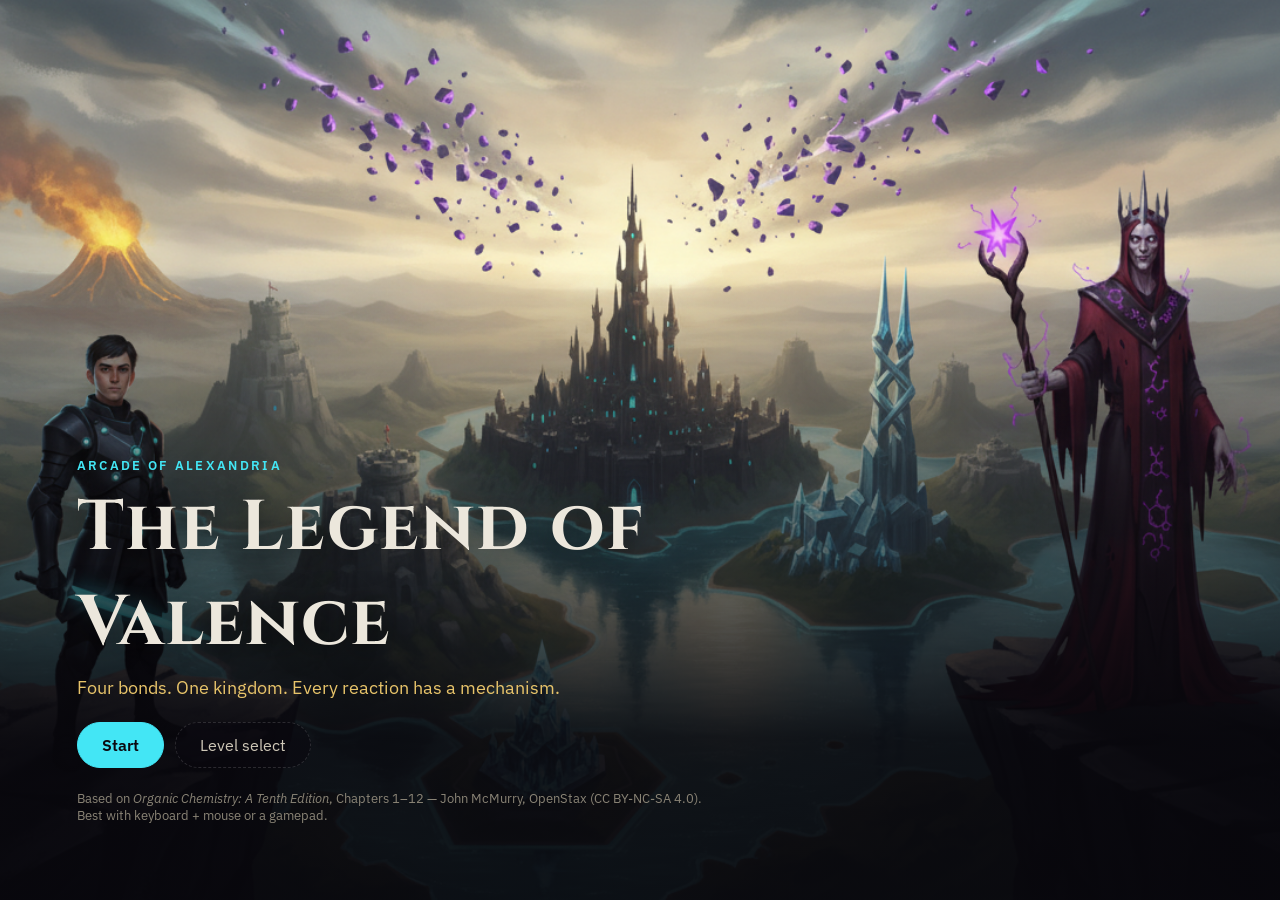
<file: docs/index.html>
<!DOCTYPE html>
<html lang="en">
  <head>
    <meta charset="UTF-8" />
    <link rel="icon" href="data:," />
    <meta name="viewport" content="width=device-width, initial-scale=1.0, maximum-scale=1, user-scalable=no, viewport-fit=cover" />
    <meta name="mobile-web-app-capable" content="yes" />
    <meta name="apple-mobile-web-app-capable" content="yes" />
    <title>The Legend of Valence</title>
    <link rel="preconnect" href="https://fonts.googleapis.com" />
    <link rel="preconnect" href="https://fonts.gstatic.com" crossorigin />
    <link href="https://fonts.googleapis.com/css2?family=Cinzel:wght@600;700&family=IBM+Plex+Sans:wght@400;500;600&display=swap" rel="stylesheet" />
    <script type="module" crossorigin src="./assets/index-230AKzjA.js"></script>
    <link rel="stylesheet" crossorigin href="./assets/index-DXtK_j8g.css">
  </head>
  <body>
    <div id="root"></div>
  </body>
</html>
</file>
<file: docs/assets/index-DXtK_j8g.css>
:root{--ink: #ece7dc;--soft: #c2bcae;--muted: #8a8476;--line: rgba(255,255,255,.14);--panel: rgba(16,13,22,.9);--cyan: #43e6f5;--violet: #a06bff;--crimson: #c0394b;--gold: #e8c46a;--green: #6fe39a;--display: "Cinzel", Georgia, serif;--body: "IBM Plex Sans", system-ui, sans-serif}*{box-sizing:border-box}html,body,#root{margin:0;height:100%;background:#07060b;color:var(--ink);font-family:var(--body);overflow:hidden}button{font:inherit}.app,.screen{position:fixed;top:0;right:0;bottom:0;left:0}.screen canvas{display:block}.title{position:fixed;top:0;right:0;bottom:0;left:0;background-size:cover;background-position:center;display:flex;align-items:flex-end}.title-shade{position:absolute;top:0;right:0;bottom:0;left:0;background:linear-gradient(180deg,#07060b00 30%,#07060beb 82%)}.title-inner{position:relative;padding:0 6vw 7vh;max-width:900px}.eyebrow{letter-spacing:.18em;text-transform:uppercase;color:var(--cyan);font-size:.8rem;margin:0 0 .4rem;font-weight:600}.title h1{font-family:var(--display);font-size:clamp(2.2rem,6vw,4.4rem);margin:0;letter-spacing:.02em;text-shadow:0 4px 30px rgba(0,0,0,.6)}.tag{color:var(--gold);font-size:1.1rem;margin:.4rem 0 1.4rem}.title-buttons{display:flex;gap:.7rem;flex-wrap:wrap}.title-buttons button,.pbox button{background:#14111cd9;color:var(--ink);border:1px solid var(--line);padding:.75rem 1.5rem;border-radius:999px;cursor:pointer;font-size:1rem}.title-buttons button.primary{background:var(--cyan);color:#0b0a10;border-color:var(--cyan);font-weight:600}.title-buttons button.ghost{background:#0a08108c;border-style:dashed;color:#cfc8b8}.title-buttons button:hover,.pbox button:hover{filter:brightness(1.15)}.credit{color:var(--muted);font-size:.8rem;margin-top:1.4rem;max-width:640px}.caption{position:fixed;left:0;right:0;bottom:6vh;display:flex;justify-content:center;pointer-events:none}.capbox{max-width:760px;margin:0 16px;background:#0a0810d1;border:1px solid var(--line);border-radius:12px;padding:1rem 1.3rem;font-size:1.08rem;line-height:1.55;box-shadow:0 20px 50px #00000080}.capnext{font-size:.75rem;color:var(--muted);text-align:right;margin-top:.4rem}.skip{position:fixed;top:16px;right:16px;background:#0a0810b3;color:var(--soft);border:1px solid var(--line);border-radius:999px;padding:.45rem 1rem;cursor:pointer}.hud{position:fixed;top:0;right:0;bottom:0;left:0;pointer-events:none}.hud button{pointer-events:auto}.hud-tl{position:absolute;top:14px;left:16px;display:flex;flex-direction:column;gap:8px}.hearts{display:flex;gap:3px;font-size:1.6rem;line-height:1;text-shadow:0 2px 4px rgba(0,0,0,.7)}.heart.full{color:#ff4a5e}.heart.half{color:#ff4a5e;opacity:.55}.heart.empty{color:#3a3040}.sockets{display:flex;gap:6px}.sock{width:26px;height:26px;border-radius:50%;border:2px solid var(--cyan);box-shadow:0 0 10px #43e6f580;display:flex;align-items:center;justify-content:center;font-size:.75rem;font-weight:700;background:#0a0a1099}.stance{background:#0a0810bf;border:1px solid var(--cyan);color:var(--cyan);border-radius:999px;padding:.2rem .7rem;font-size:.82rem;width:fit-content}.stance.st-sp2{border-color:var(--gold);color:var(--gold)}.stance.st-sp{border-color:var(--violet);color:#c9a6ff}.key{display:inline-block;border:1px solid currentColor;border-radius:4px;padding:0 .3rem;font-size:.72rem;margin-left:.25rem;opacity:.85}.hud-tr{position:absolute;top:14px;right:16px;display:flex;flex-direction:column;align-items:flex-end;gap:8px;max-width:46vw}.objective{background:#0a0810bf;border-left:3px solid var(--gold);padding:.45rem .8rem;border-radius:6px;font-size:.9rem}.hud-buttons{display:flex;gap:6px}.hud-buttons button{background:#0a0810b3;color:var(--soft);border:1px solid var(--line);border-radius:999px;padding:.25rem .7rem;font-size:.78rem;cursor:pointer}.shards{color:var(--gold);font-size:.85rem}.prompt{position:absolute;left:50%;bottom:22vh;transform:translate(-50%);background:#0a0810cc;border:1px solid var(--line);padding:.45rem 1rem;border-radius:999px;font-size:.95rem}.locktip{position:absolute;left:50%;bottom:14px;transform:translate(-50%);color:var(--soft);font-size:.8rem;background:#0a081099;padding:.3rem .8rem;border-radius:999px}.toast{position:absolute;left:50%;top:16vh;transform:translate(-50%);max-width:min(620px,90vw);background:#0a0810e6;border:1px solid var(--line);border-left:4px solid var(--cyan);padding:.7rem 1rem;border-radius:8px;font-size:.98rem;text-align:center;animation:pop .25s ease-out}.toast.warn{border-left-color:var(--gold)}.toast.good{border-left-color:var(--green)}@keyframes pop{0%{transform:translate(-50%,-6px);opacity:0}to{transform:translate(-50%);opacity:1}}.bossbar{position:absolute;left:50%;bottom:54px;transform:translate(-50%);width:min(560px,80vw);text-align:center}.bossname{font-family:var(--display);font-size:1rem;margin-bottom:4px;text-shadow:0 2px 6px #000}.bossbar .bar{height:10px;background:#2a1e3a;border:1px solid #5a4a7a;border-radius:6px;overflow:hidden}.bossbar .bar div{height:100%;background:linear-gradient(90deg,#a06bff,#ff6a8a);transition:width .3s}.help{position:absolute;left:50%;top:50%;transform:translate(-50%,-50%);background:var(--panel);border:1px solid var(--line);border-radius:12px;padding:1rem 1.4rem;pointer-events:auto;cursor:pointer}.help h3{margin:0 0 .5rem;font-family:var(--display)}.help td{padding:.2rem .8rem .2rem 0;font-size:.9rem}.help td:first-child{color:var(--cyan)}.small{font-size:.8rem;color:var(--muted)}.dialogue{position:fixed;left:0;right:0;bottom:3vh;display:flex;justify-content:center;align-items:flex-end;gap:10px;padding:0 16px;cursor:pointer;z-index:20}.portrait{width:120px;height:150px;object-fit:cover;object-position:center 30%;border-radius:10px;border:2px solid var(--line);box-shadow:0 10px 30px #0009;background:#0b0a10}.dbox{width:min(720px,calc(100vw - 170px));min-height:150px;background:linear-gradient(180deg,#14183cf0,#0a0c22f5);border:2px solid #c8d0ff;border-radius:10px;padding:.8rem 1.1rem;box-shadow:0 14px 40px #0009;display:flex;flex-direction:column}.who{font-family:var(--display);color:var(--gold);font-size:.95rem;margin-bottom:.3rem}.dtext{font-size:1.05rem;line-height:1.5;flex:1}.dctl{text-align:right}.dctl button{background:none;border:1px solid #c8d0ff;color:#fff;border-radius:6px;padding:.2rem .7rem;cursor:pointer;font-size:.85rem}@media (max-width: 640px){.portrait{width:70px;height:90px}.dbox{width:calc(100vw - 100px);min-height:130px}.dtext{font-size:.95rem}}.panel-wrap{position:fixed;top:0;right:0;bottom:0;left:0;background:#0403088c;display:flex;align-items:center;justify-content:center;z-index:15;padding:16px}.panel{position:relative;width:min(640px,100%);max-height:92vh;overflow:auto;background:linear-gradient(180deg,#17141f,#0f0d16);border:1px solid #3a3346;border-radius:14px;padding:1.1rem 1.3rem 1.3rem;box-shadow:0 24px 60px #0009}.panel h2{font-family:var(--display);margin:0 0 .4rem;color:var(--gold)}.pclose{position:absolute;top:10px;right:12px;background:none;border:none;color:var(--muted);font-size:1.2rem;cursor:pointer}.ins{color:var(--soft);line-height:1.5;margin:0 0 .8rem}.cite{color:var(--cyan);font-size:.8rem;border:1px solid rgba(67,230,245,.4);border-radius:4px;padding:0 .3rem;margin-left:.3rem;white-space:nowrap}.go{margin-top:.8rem;background:var(--cyan);color:#0b0a10;border:none;border-radius:999px;padding:.6rem 1.3rem;font-weight:600;cursor:pointer}.fb{margin-top:.7rem;padding:.6rem .8rem;border-radius:8px;line-height:1.45}.fb.ok{background:#6fe39a1f;border:1px solid rgba(111,227,154,.5)}.fb.bad{background:#e8c46a1a;border:1px solid rgba(232,196,106,.5)}.forge{display:flex;gap:1.2rem;align-items:center;flex-wrap:wrap}.atomsvg{width:200px;height:200px;background:#0b0a12;border-radius:50%;border:1px solid #2d2a3a}.row{display:flex;align-items:center;gap:.5rem;margin:.35rem 0}.row .lbl{width:84px;font-weight:600}.row button{width:34px;height:34px;border-radius:8px;border:1px solid #3a3346;background:#1d1a26;color:var(--ink);font-size:1.1rem;cursor:pointer}.num{width:30px;text-align:center;font-size:1.15rem}.readout{margin-top:.6rem;color:var(--soft);font-size:.92rem}.shells{display:flex;flex-direction:column;gap:10px;margin:.4rem 0}.orbrow{display:flex;align-items:center;gap:10px}.oid{width:34px;font-weight:700;color:var(--cyan)}.lamp{width:58px;height:46px;border-radius:8px;border:2px solid #4a4458;background:#1a1722;color:#ffe6a0;font-size:1.4rem;display:flex;align-items:center;justify-content:center;gap:6px;cursor:pointer}.lamp.lit{background:#3a3020;border-color:#e8c46a;box-shadow:0 0 14px #e8c46a66}.molsvg{width:100%;max-height:220px;background:#0b0a12;border-radius:10px;border:1px solid #2d2a3a}.bnd{stroke:#cfcabd;stroke-width:4;stroke-linecap:round}.hl{font:700 11px var(--body);fill:#222}.al{font:700 15px var(--body);fill:#fff}.cnt{font:600 11px var(--body);fill:#c2bcae}.hl2{font:700 10px var(--body);fill:#fff}.axis{font:10px var(--body);fill:#8a8476}.mname{color:var(--muted);font-size:.8rem;margin:.3rem 0 0}.slider{width:100%;margin-top:.6rem;accent-color:var(--cyan)}.h2pair{display:flex;align-items:center;justify-content:center;gap:0;margin-top:.4rem}.hatom{width:36px;height:36px;border-radius:50%;background:#f4f4f4;color:#222;display:flex;align-items:center;justify-content:center;font-weight:700}.h2pair .gap{height:2px;background:#43e6f5;display:inline-block}.propene{display:flex;gap:1rem;flex-wrap:wrap}.ccol{display:flex;flex-direction:column;gap:6px;background:#141220;border:1px solid #2d2a3a;border-radius:10px;padding:.6rem;min-width:120px}.clab{font-weight:700;font-size:1.1rem;text-align:center}.ccol button{border:1px solid #3a3346;background:#1d1a26;color:var(--ink);border-radius:8px;padding:.35rem;cursor:pointer}.ccol button.sel{background:var(--cyan);color:#0b0a10;border-color:var(--cyan)}.tag3d{background:#0a0810bf;color:var(--ink);border:1px solid var(--line);border-radius:6px;padding:2px 8px;font-size:12px;white-space:nowrap;pointer-events:none}.coretag{background:#0a0810d9;color:#fff;border:2px solid var(--cyan);border-radius:8px;padding:4px 10px;font-size:14px;white-space:nowrap;pointer-events:none;box-shadow:0 0 20px #43e6f580}.paint{color:#2a2620;font-family:var(--display);font-size:20px;pointer-events:none}.pause{position:fixed;top:0;right:0;bottom:0;left:0;background:#04030899;display:flex;align-items:center;justify-content:center;z-index:30}.pbox{background:var(--panel);border:1px solid var(--line);border-radius:14px;padding:1.4rem 2rem;display:flex;flex-direction:column;gap:.7rem;align-items:stretch;min-width:260px}.pbox h2{font-family:var(--display);margin:0 0 .4rem;text-align:center}.fade{position:fixed;top:0;right:0;bottom:0;left:0;background:#000;pointer-events:none;transition:opacity .45s;z-index:40}.flash{position:fixed;top:0;right:0;bottom:0;left:0;background:radial-gradient(circle at 50% 45%,#fff,#eafcff 55%,#c8f2ff);pointer-events:none;z-index:41}.credits{position:fixed;top:0;right:0;bottom:0;left:0;background:radial-gradient(800px 400px at 50% 20%,rgba(232,196,106,.15),transparent 60%),#07060b;display:flex;align-items:center;justify-content:center;padding:16px}.cbox{max-width:640px}.cbox h1{font-family:var(--display);color:var(--gold)}.cbox li{margin:.35rem 0;color:var(--soft)}.overlay-click{position:fixed;top:0;right:0;bottom:0;left:0;cursor:pointer}.minimap{position:fixed;right:16px;bottom:16px;width:168px;height:168px;border-radius:12px;overflow:hidden;border:2px solid rgba(232,196,106,.55);box-shadow:0 6px 20px #00000073;cursor:pointer;z-index:12;background:#07060b}.minimap canvas{display:block}.minimap .mm-n{position:absolute;top:4px;left:50%;transform:translate(-50%);font:700 11px Inter,system-ui,sans-serif;color:var(--gold, #e8c46a);text-shadow:0 1px 2px #000}.minimap .mm-key{position:absolute;bottom:4px;right:6px;font-size:.72rem;color:#ddd;text-shadow:0 1px 2px #000}.fullmap{position:fixed;top:0;right:0;bottom:0;left:0;background:#040308b8;z-index:40;align-items:center;justify-content:center;padding:16px}.fm-box{width:min(980px,100%);height:min(720px,100%);display:flex;flex-direction:column;background:#100e18;border:1px solid rgba(232,196,106,.4);border-radius:14px;overflow:hidden}.fm-head{display:flex;align-items:center;gap:1rem;padding:.6rem .9rem;border-bottom:1px solid #2a2636;color:#eee}.fm-head b{font-family:Cinzel,serif;color:var(--gold, #e8c46a);letter-spacing:.04em}.fm-goal{flex:1;color:#ffe9a8;font-size:.92rem}.fm-head button{background:#231f30;color:#ddd;border:1px solid #3a3448;border-radius:6px;padding:.3rem .6rem;cursor:pointer}.fm-canvas{flex:1;min-height:0;position:relative}.fm-canvas canvas{display:block}.fm-legend{display:flex;flex-wrap:wrap;gap:.4rem 1.1rem;padding:.55rem .9rem;border-top:1px solid #2a2636;font-size:.8rem;color:#bbb}.fm-legend .lg{display:inline-block;width:10px;height:10px;border-radius:50%;margin-right:.35rem;vertical-align:-1px}.lg.kai{background:#fff;box-shadow:0 0 0 2px #43e6f5}.lg.goal{background:#ffd76a;border-radius:2px;transform:rotate(45deg)}.lg.st{background:#43e6f5}.lg.en{background:#c070ff}.lg.low{border:1px dashed #43e6f5;border-radius:2px}@media (max-width: 640px){.minimap{width:120px;height:120px}}.fm-hint{color:#888;font-size:.78rem}.itemmenu{position:fixed;top:0;right:0;bottom:0;left:0;z-index:45;background:radial-gradient(ellipse at center,#141020d1,#040308eb);display:flex;align-items:center;justify-content:center;padding:16px}.im-box-outer{width:min(1000px,100%);max-height:100%;display:flex;background:#100e18;border:1px solid rgba(232,196,106,.45);border-radius:16px;overflow:hidden;box-shadow:0 20px 60px #0009}.im-side{width:210px;flex:none;background:linear-gradient(180deg,#1a1626,#0e0c15);border-right:1px solid #2a2636;padding:1rem;display:flex;flex-direction:column;align-items:center;gap:.35rem}.im-portrait{width:170px;height:220px;background-size:cover;background-position:center top;border-radius:10px;border:1px solid #3a3448}.im-name{font-family:Cinzel,serif;font-size:1.3rem;color:var(--gold, #e8c46a);margin-top:.3rem}.im-sub{font-size:.8rem;color:#9aa}.im-hp .heart{font-size:1.2rem;margin:0 1px}.im-main{flex:1;min-width:0;display:flex;flex-direction:column}.im-tabs{display:flex;gap:.3rem;padding:.7rem .9rem 0;border-bottom:1px solid #2a2636;align-items:flex-end}.im-tabs button{background:transparent;color:#aaa;border:1px solid transparent;border-bottom:none;border-radius:8px 8px 0 0;padding:.45rem 1rem;font:600 .95rem Cinzel,serif;cursor:pointer;letter-spacing:.03em}.im-tabs button.on{background:#1b1828;color:var(--gold, #e8c46a);border-color:#2a2636}.im-paused{margin-left:auto;color:#666;font-size:.78rem;letter-spacing:.2em;text-transform:uppercase;padding-bottom:.45rem}.im-body{flex:none;overflow:auto;padding:1rem;height:min(460px,calc(100vh - 170px));color:#ddd}.im-foot{display:flex;gap:.5rem;align-items:center;padding:.7rem .9rem;border-top:1px solid #2a2636;flex-wrap:wrap}.im-foot button{background:#231f30;color:#ddd;border:1px solid #3a3448;border-radius:8px;padding:.45rem .9rem;cursor:pointer}.im-foot button.primary{background:#43e6f5;color:#04141a;border-color:#43e6f5;font-weight:700}.im-foot .small{margin-left:auto;color:#777;font-size:.78rem}.im-grid{display:grid;grid-template-columns:repeat(3,1fr);gap:.6rem}.im-card{display:flex;flex-direction:column;align-items:center;gap:.3rem;background:#181523;border:1px solid #2c2838;border-radius:10px;padding:.7rem .4rem;color:#ddd;cursor:pointer;font-size:.9rem}.im-card.sel{border-color:var(--gold, #e8c46a);box-shadow:0 0 0 1px #e8c46a59,0 0 18px #e8c46a26}.im-ic svg{width:46px;height:46px;display:block}.im-detail{margin:.8rem 0;background:#14121d;border-left:3px solid var(--gold, #e8c46a);border-radius:6px;padding:.55rem .8rem}.im-detail p{margin:.25rem 0 0;color:#bbb;font-size:.9rem}.im-forms{display:grid;grid-template-columns:repeat(3,1fr);gap:.5rem;margin-bottom:.8rem}.im-form{text-align:left;background:#151a22;border:1px solid #23404a;border-radius:10px;padding:.55rem .7rem;color:#cfe;cursor:pointer;display:flex;flex-direction:column;gap:.15rem}.im-form.on{border-color:#43e6f5;background:#10303a;box-shadow:0 0 14px #43e6f540}.im-fl{font-weight:800;font-size:1.1rem;color:#43e6f5}.im-fa{font-size:.78rem;color:#8ab}.im-fu{font-size:.8rem;color:#bcc}.im-row{display:grid;grid-template-columns:1fr 1fr;gap:.6rem}.im-box{background:#14121d;border:1px solid #262232;border-radius:10px;padding:.6rem .8rem}.im-box h4{margin:0 0 .45rem;font:600 .85rem Cinzel,serif;color:var(--gold, #e8c46a);letter-spacing:.03em}.im-box .small{color:#888;font-size:.78rem;margin:.45rem 0 0}.im-socks{display:flex;gap:.4rem}.im-shards{display:grid;grid-template-columns:repeat(6,18px);gap:6px}.im-shards i{width:14px;height:14px;transform:rotate(45deg);border:1px solid #4a4458;display:block;margin:2px}.im-shards i.got{background:linear-gradient(135deg,#ffe9a8,#e8c46a);border-color:#ffe9a8;box-shadow:0 0 8px #ffd76a99}.im-notes{display:grid;grid-template-columns:230px 1fr;gap:.8rem}.im-notes ul{list-style:none;margin:0;padding:0;display:flex;flex-direction:column;gap:3px}.im-notes li{padding:.4rem .6rem;border-radius:6px;cursor:pointer;font-size:.88rem;color:#ccc;background:#161320}.im-notes li.sel{background:#2a2338;color:var(--gold, #e8c46a)}.im-notes li.lockd{color:#4a4458;cursor:default;letter-spacing:.3em}.im-note{background:#14121d;border:1px solid #262232;border-radius:10px;padding:.8rem 1rem}.im-note h3{margin:0 0 .5rem;font-family:Cinzel,serif;color:var(--gold, #e8c46a)}.im-note p{line-height:1.55;color:#ddd}.im-note .cite-line{font-size:.78rem;color:#8a8698;border-top:1px solid #262232;padding-top:.5rem;margin-top:.8rem}.im-empty{color:#888;padding:2rem;text-align:center}.im-quest{display:grid;gap:.7rem}.im-now{font-size:1.1rem;color:#ffe9a8;margin:0}.im-steps{list-style:none;margin:0 0 .8rem;padding:0}.im-steps li{padding:.25rem 0 .25rem 1.4rem;position:relative;color:#ccc;font-size:.9rem}.im-steps li:before{content:"";position:absolute;left:.2rem;top:.55rem;width:9px;height:9px;border:1px solid #5a5468;border-radius:2px}.im-steps li.done{color:#8fd8a8}.im-steps li.done:before{background:#6fe39a;border-color:#6fe39a}.im-steps .sec{color:#777;font-size:.78rem}@media (max-width: 760px){.im-side{display:none}.im-grid,.im-forms,.im-row,.im-notes{grid-template-columns:1fr}}.portrait-badge{display:flex;align-items:center;justify-content:center;background:radial-gradient(circle at 50% 35%,#2a2640,#0b0a10)}.portrait-badge span{font:700 2.2rem Cinzel,serif;color:var(--gold, #e8c46a);text-shadow:0 2px 8px #000}.formtag{display:flex;gap:.4rem;align-items:baseline;white-space:nowrap;background:#08070ecc;border:1px solid;border-radius:999px;padding:.15rem .6rem;font:600 13px Inter,system-ui,sans-serif;animation:formpop .35s ease-out}.formtag b{font-size:16px}.formtag span{opacity:.8;font-weight:500;font-size:11px}@keyframes formpop{0%{transform:scale(1.6);opacity:0}60%{transform:scale(.92);opacity:1}to{transform:scale(1)}}.level-select{position:fixed;top:0;right:0;bottom:0;left:0;z-index:60;background:#040308bf;display:flex;align-items:center;justify-content:center;padding:16px}.ls-card{width:min(520px,100%);max-height:100%;overflow:auto;background:#100e18;border:1px solid rgba(232,196,106,.45);border-radius:14px;padding:1rem 1.1rem 1.2rem;color:#ddd}.ls-head{display:flex;align-items:center;justify-content:space-between}.ls-head h2{margin:0;font-family:Cinzel,serif;color:var(--gold)}.ls-head button{background:#231f30;color:#ddd;border:1px solid #3a3448;border-radius:6px;padding:.25rem .6rem;cursor:pointer}.ls-note{color:#888;font-size:.8rem;margin:.3rem 0 .7rem}.ls-group{margin:.3rem 0}.ls-group>summary{cursor:pointer;list-style:none;padding:.55rem .75rem;border-radius:8px;border:1px solid #2a2636;background:#ffffff08;font-weight:700;-webkit-user-select:none;user-select:none;color:var(--gold);letter-spacing:.03em}.ls-group>summary::-webkit-details-marker{display:none}.ls-group>summary:before{content:"▸";display:inline-block;width:1.1em;color:var(--cyan);transition:transform .15s}.ls-group[open]>summary:before{transform:rotate(90deg)}.ls-items{margin:.3rem 0 .4rem .9rem;display:flex;flex-direction:column;gap:3px}.ls-item{text-align:left;background:#181523;color:#ddd;border:1px solid #2c2838;border-radius:7px;padding:.45rem .7rem;cursor:pointer;font-size:.9rem}.ls-item:hover{border-color:var(--cyan);color:#fff}.ls-solo{width:100%;margin:.3rem 0;font-weight:700;color:var(--gold)}.phelp{position:absolute;top:9px;right:44px;width:26px;height:26px;border-radius:50%;background:#1c2a34;border:1px solid var(--cyan);color:var(--cyan);font-weight:700;cursor:pointer}.lesson-kicker{margin:0;color:var(--cyan);font-size:.75rem;letter-spacing:.15em;text-transform:uppercase}.lesson h2{margin:.2rem 0 .6rem}.lesson ul{margin:0 0 .8rem;padding-left:1.2rem}.lesson li{margin:.35rem 0;line-height:1.45}.lesson-ex{background:#14121d;border-left:3px solid var(--gold);border-radius:6px;padding:.55rem .8rem;margin:.4rem 0 .6rem;line-height:1.45}.lesson-ex b{color:var(--gold);margin-right:.35rem}.lesson-cite{font-size:.78rem;color:var(--muted);margin:.2rem 0 .8rem}.im-gauntlet{display:grid;grid-template-columns:190px 1fr;gap:.8rem}.mg-list{display:flex;flex-direction:column;gap:3px}.mg-list .small{color:#888;font-size:.78rem;margin:0 0 .3rem}.mg-item{display:flex;gap:.5rem;align-items:baseline;text-align:left;background:#161320;border:1px solid #2a2636;border-radius:6px;padding:.35rem .6rem;color:#ccc;cursor:pointer;font-size:.85rem}.mg-item b{color:var(--cyan);min-width:4.5rem}.mg-item.sel{background:#2a2338;border-color:var(--gold)}.mg-item.sel b{color:var(--gold)}.mg-item.locked{color:#4a4458;cursor:default}.mg-item.locked b{color:#4a4458}.mg-detail{background:#14121d;border:1px solid #262232;border-radius:10px;padding:.8rem 1rem}.mg-top{display:flex;gap:.8rem;align-items:center;flex-wrap:wrap}.molview{background:radial-gradient(circle,#1d1a2b,#0e0c15 70%);border-radius:12px;cursor:grab;touch-action:none;flex:none}.mg-detail h3{margin:0 0 .4rem;font-family:Cinzel,serif;color:var(--gold)}.mg-formula{font-family:Inter,system-ui,sans-serif;color:var(--cyan);font-size:.95rem;margin-left:.3rem}.mg-detail dl{display:grid;grid-template-columns:auto 1fr;gap:.2rem .7rem;margin:0;font-size:.85rem}.mg-detail dt{color:#888}.mg-detail dd{margin:0;color:#ddd}.mg-fact{line-height:1.5;margin:.7rem 0 .4rem}.mg-use{color:#bbb;font-size:.88rem;margin:0 0 .4rem}.mg-beyond{display:inline-block;font-size:.68rem;text-transform:uppercase;letter-spacing:.08em;color:#c79bff;border:1px solid #5a4480;border-radius:4px;padding:0 .35rem;margin-right:.3rem}@media (max-width: 760px){.im-gauntlet{grid-template-columns:1fr}}.en-row{display:flex;gap:.4rem;flex-wrap:wrap;margin:.2rem 0 .7rem}.en-chip{background:#14121d;border:1px solid #2a2636;border-radius:999px;padding:.15rem .6rem;font-size:.85rem;color:#ccc}.en-chip b{color:var(--cyan);margin-right:.25rem}.bond-list{display:flex;flex-direction:column;gap:.4rem;margin-bottom:.6rem}.bond-row{display:flex;align-items:center;gap:.45rem}.bond-line{color:#888}.atom-btn{min-width:3.2rem;background:#1a1724;color:#eee;border:1px solid #3a3448;border-radius:8px;padding:.4rem .6rem;cursor:pointer;font-weight:700}.atom-btn.sel{background:#3a1820;border-color:#e0453b;color:#ffb3b3}.atom-btn.non{font-weight:500;color:#aaa}.atom-btn.non.sel{background:#1f2a24;border-color:var(--green);color:var(--green)}.dipole-grid{display:grid;grid-template-columns:repeat(auto-fill,minmax(190px,1fr));gap:.45rem;margin-bottom:.6rem}.dipole-card{background:#14121d;border:1px solid #2a2636;border-radius:8px;padding:.5rem .6rem}.dipole-card b{display:block;margin-bottom:.35rem;color:var(--gold);font-size:1.05rem}.dipole-card button,.formal-btns button,.res-opts button{background:#1a1724;color:#ddd;border:1px solid #3a3448;border-radius:7px;padding:.3rem .55rem;margin:0 .3rem .3rem 0;cursor:pointer;font-size:.85rem}.dipole-card button.sel,.formal-btns button.sel{background:#10303a;border-color:var(--cyan);color:var(--cyan)}.formal-grid{display:grid;grid-template-columns:repeat(auto-fill,minmax(140px,1fr));gap:.45rem;margin-bottom:.6rem}.formal-card{background:#14121d;border:1px solid #2a2636;border-radius:8px;padding:.4rem;text-align:center}.atom-sketch{width:80px;height:80px}.formal-name{font-size:.78rem;color:#bbb;min-height:2.2em}.res-row{display:flex;align-items:center;gap:.5rem;flex-wrap:wrap}.res-row .small{text-align:center;color:#888;font-size:.75rem;margin:0}.res-arrow{font-size:1.6rem;color:var(--gold)}.res-q{margin:.6rem 0 .3rem}.res-opts{display:flex;flex-direction:column;align-items:flex-start}.res-opts button{text-align:left;font-size:.9rem;padding:.45rem .7rem}.res-opts button:hover,.dipole-card button:hover,.formal-btns button:hover{border-color:var(--cyan)}.im-dungeon{margin:10px 0}.im-ditems{display:flex;flex-wrap:wrap;gap:8px}.im-ditems span{padding:4px 10px;border-radius:6px;background:#ffffff0d;color:#6a6478;font-size:13px}.im-ditems span.got{color:#ffe9a8;background:#ffd76a1f}.newman-hud{position:absolute;top:118px;left:16px;background:#0a1016e0;border:1px solid rgba(207,230,255,.35);border-radius:12px;padding:6px 12px 8px;color:#e8e2d0;text-align:center;pointer-events:none;z-index:13;min-width:200px;max-width:260px}.newman-hud svg{width:128px;height:128px}.nm-num small{font-size:10px;color:#9aa4b0}.tag3d.maze-num{font:800 20px Inter,system-ui,sans-serif;background:#ffcf6a;color:#1a1208;border-color:#ffe9a8;padding:0 9px}.tag3d.crest{font-size:15px;font-weight:700;padding:4px 10px}.tag3d.ch3{color:#ff9ad0;border-color:#ff6fb3;font-weight:700}.nm-title{font-family:Cinzel,serif;color:#ffd98a;font-size:14px;margin-bottom:2px}.nm-row{display:flex;align-items:center;gap:12px;justify-content:center}.nm-row.center{margin:8px 0}.nm-energy{display:flex;flex-direction:column;align-items:center;gap:4px}.nm-bar{width:16px;height:110px;background:#ffffff14;border-radius:8px;display:flex;align-items:flex-end;overflow:hidden}.nm-bar i{width:100%;border-radius:8px;transition:height .25s}.nm-num{font-size:12px}.nm-num b{font-size:18px;color:#fff}.nm-name{font-weight:700;color:#cfe6ff;font-size:14px;text-align:center}.nm-note{font-size:12px;color:#ffe9a8;margin-top:4px;max-width:280px}.shelf-books{display:flex;flex-wrap:wrap;gap:6px;margin:10px 0;min-height:36px}.book{background:#5a3c26;color:#f2e6cc;border:1px solid #8a6440;padding:6px 10px;border-radius:4px;font-weight:700}.book.sel{outline:2px solid #ffd760;background:#7a5432}.shelf-row{display:grid;grid-template-columns:repeat(5,1fr);gap:6px}.shelf-slot{min-height:46px;background:#ffffff0a;border:1px dashed rgba(255,255,255,.25);color:#f2e6cc;border-radius:6px;font-weight:700;display:flex;flex-direction:column;align-items:center;justify-content:center}.shelf-slot .n{font-size:11px;color:#9aa4b0}.shelf-slot.full{background:#6fe39a1f;border-style:solid;border-color:#6fe39a}.fam-grid{display:grid;grid-template-columns:repeat(4,1fr);gap:8px;margin:12px 0}.fam-grid div{background:#ffffff0d;border-radius:8px;padding:8px;text-align:center;display:flex;flex-direction:column}.fam-grid span{font-size:18px;color:#ffd98a;margin-top:4px}.iso-wrap{display:flex;gap:16px;align-items:flex-start;margin:10px 0;flex-wrap:wrap}.iso-grid{display:grid;gap:4px}.iso-cell{width:34px;height:34px;border-radius:6px;background:#ffffff0d;border:1px solid rgba(255,255,255,.12);color:#fff;font-weight:800;position:relative;padding:0}.iso-cell.on{background:#3a3f4a;border-color:#cfd6e0}.iso-cell .b-r{position:absolute;right:-7px;top:15px;width:10px;height:3px;background:#cfd6e0}.iso-cell .b-d{position:absolute;bottom:-7px;left:15px;width:3px;height:10px;background:#cfd6e0}.iso-found{list-style:none;padding:0;margin:0;font-size:14px;color:#8a8f9a}.iso-found li{padding:4px 0}.iso-found li.got{color:#6fe39a}.badge-row{display:flex;gap:12px;flex-wrap:wrap;justify-content:center;margin:8px 0}.badge-mol{display:flex;flex-direction:column;align-items:center;font-size:13px;color:#cfd6e0}.law-list{margin:8px 0 12px 18px;line-height:1.6}.tile-out{min-height:34px;font-size:20px;font-weight:800;color:#ffe9a8;background:#0000004d;border-radius:8px;padding:6px 10px;margin:8px 0}.tiles{display:flex;flex-wrap:wrap;gap:6px}.tiles button,.tile-ctl button{background:#2a3442;color:#fff;border:1px solid #4a5a70;border-radius:6px;padding:6px 10px;font-weight:700}.tile-ctl{display:flex;gap:8px;margin:8px 0;justify-content:center}@media (max-height: 620px){.newman-hud{transform:scale(.72);transform-origin:top left;top:104px}}@media (max-width: 900px){.bossbar{left:16px;transform:none;width:calc(100vw - 220px)}}.coretag{font-size:16px!important;padding:4px 10px!important}.ring-wrap{display:flex;gap:18px;align-items:center;flex-wrap:wrap}.ring-svg{width:260px;height:240px;background:#1a1428;border-radius:10px}.ring-side{display:flex;flex-direction:column;gap:8px;min-width:200px}.ring-name{font-size:1.15rem;font-weight:700;color:var(--gold);min-height:1.6em}.chips{display:flex;flex-wrap:wrap;gap:6px}.chips button{padding:4px 8px}.chips button:disabled{opacity:.35}.crys-row{display:flex;flex-wrap:wrap;gap:8px;margin:8px 0}.crys{background:#1a2236;border:2px solid transparent;border-radius:8px;padding:2px}.crys.sel{border-color:var(--gold)}.crys-trays{display:flex;gap:12px}.crys-tray{flex:1;min-height:70px;background:#222c44;border-radius:8px;display:flex;flex-direction:column;align-items:center;gap:4px}.crys-tray span{display:flex;flex-wrap:wrap;gap:2px}.polar{display:flex;gap:16px;align-items:center;flex-wrap:wrap}.polar-light{width:90px;height:90px;border-radius:50%;background:radial-gradient(circle,#fff8d0,#ffd060 60%,#6a5020);box-shadow:0 0 30px #ffd060}.polar-ctrl{display:flex;flex-direction:column;gap:8px}.polar-ctrl button.sel{outline:2px solid var(--gold)}.cip{display:flex;gap:16px;align-items:center;flex-wrap:wrap}.cip-svg{width:230px;height:230px;background:#1a2236;border-radius:10px}.cip-side{display:flex;flex-direction:column;gap:8px;min-width:200px}.cip-order{display:flex;flex-direction:column;color:var(--gold);font-weight:700}.prompt-sep{margin:0 10px;opacity:.6}.chips button,.ring-side button:not(.go){background:#1d1a2a;color:#e8e4f4;border:1px solid #3a3450;border-radius:999px;font-size:.95rem;cursor:pointer}.chips button:hover:not(:disabled),.ring-side button:not(.go):hover{border-color:var(--cyan)}.rx-list{display:flex;flex-wrap:wrap;gap:6px;margin:8px 0}.rx-list .rx{background:#1d1a2a;color:#e8e4f4;border:1px solid #3a3450;border-radius:8px;padding:6px 10px;cursor:pointer}.rx-list .rx.sel{border-color:var(--gold);box-shadow:0 0 0 1px var(--gold)}.rx-trails{display:grid;grid-template-columns:repeat(2,1fr);gap:8px}.rx-trail{background:#222c44;color:#e8e4f4;border:1px solid #3a4a6a;border-radius:8px;padding:8px;min-height:64px;text-align:left;cursor:pointer;display:flex;flex-direction:column;gap:4px}.rx-trail:hover{border-color:var(--cyan)}.rx-trail span{display:flex;flex-direction:column;gap:2px;font-size:.8rem;color:#b8c8e8}.ledger{display:flex;gap:10px;align-items:flex-start}.ledger-pan{flex:1;display:flex;flex-direction:column;gap:4px}.ledger-pan button{background:#1d1a2a;color:#e8e4f4;border:1px solid #3a3450;border-radius:6px;padding:3px 6px;font-size:.85rem;cursor:pointer}.ledger-pan button.sel{border-color:var(--gold);background:#3a3020}.ledger-pan i{color:var(--gold);font-style:normal;font-weight:700}.ledger-beam{width:120px;height:60px;flex:none}.skel-svg{width:100%;max-width:320px;height:auto;background:#1a1428;border-radius:10px;display:block;margin:8px auto}.formula-big{font-size:1.5rem;font-weight:700;text-align:center;margin:10px 0;color:var(--gold);letter-spacing:.03em}.pka-ladder{display:flex;flex-direction:column;gap:3px;margin:8px 0}.pka-rung{background:#1d1a2a;border-left:4px solid #3a4a6a;padding:3px 8px;font-size:.9rem}.pka-rung b{color:var(--cyan);margin-right:8px;display:inline-block;min-width:36px}.pka-rung.me{border-left-color:var(--gold);background:#2a2418}.retro-chain{display:flex;flex-direction:column;align-items:center;gap:2px;margin:8px 0}.retro-node{background:#e8d8b0;color:#2a1e10;border-radius:6px;padding:3px 10px;font-weight:700}.retro-step{color:#9af0ff;font-size:.8rem}.hunt-grid{display:flex;flex-direction:column;gap:6px;margin:8px 0}.hunt-grid input{background:#1d1a2a;color:#e8e4f4;border:1px solid #3a3450;border-radius:4px;padding:2px 6px}.ir-svg{width:100%;max-width:420px;height:auto;background:#10142a;border-radius:10px;display:block;margin:8px auto}.panel .formula{font-family:system-ui,sans-serif;font-size:1.25rem;font-weight:600;text-align:center;margin:4px 0 8px;color:var(--gold);text-transform:none}.ending-screen{position:fixed;top:0;right:0;bottom:0;left:0;z-index:50;display:flex;align-items:center;justify-content:center;padding:16px;background:radial-gradient(ellipse at 50% 30%,#1c1838,#0b0a16 60%,#050409);overflow:auto}.ending-screen .ending{width:min(660px,100%);max-height:100%;overflow:auto;text-align:center;font-size:1.08rem}.ending-screen h2{font-family:var(--display);color:var(--gold);margin:.2rem 0 .6rem;font-size:clamp(1.6rem,5vw,2.3rem)}.ending-screen p{line-height:1.5}.ending-crown{width:110px;height:auto;display:block;margin:0 auto .4rem;filter:drop-shadow(0 0 12px rgba(232,196,106,.55))}.ending-worlds{columns:2;column-gap:2rem;text-align:left;margin:.8rem auto;padding-left:1.8rem;width:fit-content;max-width:100%}.ending-worlds li{break-inside:avoid;margin:.15rem 0;color:var(--soft)}.ending-worlds li::marker{color:var(--gold)}.ending-screen .title-buttons{justify-content:center}@media (max-width: 420px){.ending-worlds{columns:1}}body.is-touch{-webkit-user-select:none;user-select:none;-webkit-touch-callout:none;overscroll-behavior:none}body.is-touch canvas{touch-action:none}body.is-touch .screen{touch-action:none}.touch{position:fixed;top:0;right:0;bottom:0;left:0;z-index:11;pointer-events:none}.tc-look{position:absolute;top:0;right:0;bottom:0;left:0;pointer-events:auto;touch-action:none}.tc-stickzone{position:absolute;left:0;bottom:0;width:42vw;height:62vh;pointer-events:auto;touch-action:none}.tc-stick{position:absolute;left:calc(env(safe-area-inset-left) + 40px);bottom:40px;width:112px;height:112px;border-radius:50%;background:#0a081059;border:2px solid rgba(200,208,255,.45);opacity:.45;transition:opacity .15s}.tc-knob{position:absolute;left:31px;top:31px;width:50px;height:50px;border-radius:50%;background:#c8d0ff8c;border:2px solid rgba(255,255,255,.7)}.tc-right{position:absolute;right:calc(env(safe-area-inset-right) + 14px);bottom:calc(env(safe-area-inset-bottom) + 14px);display:flex;flex-direction:column;align-items:flex-end;gap:10px;pointer-events:none}.tc-right>div{display:flex;gap:10px;align-items:flex-end}.tc-btn{pointer-events:auto;touch-action:none;-webkit-tap-highlight-color:transparent;border-radius:50%;width:58px;height:58px;display:flex;flex-direction:column;align-items:center;justify-content:center;background:#0a08108c;color:#e8ecff;border:2px solid rgba(200,208,255,.5);font:600 .74rem IBM Plex Sans,sans-serif;line-height:1.05;padding:0}.tc-btn small{font-size:.62rem;opacity:.8;font-weight:500}.tc-btn:active{background:#6ec8ff73}.tc-btn.on{border-color:var(--gold, #e8c46a);color:var(--gold, #e8c46a)}.tc-attack{width:84px;height:84px;font-size:.9rem;border-color:#ff7878bf;background:#5010188c}.tc-roll{width:66px;height:66px}.tc-block{width:58px;height:58px}.tc-e{width:66px;height:66px;border-color:var(--cyan, #6ee0ff);background:#0e3c5099}.tc-g{border-color:var(--gold, #e8c46a);background:#46320a99}.tc-g.rev{opacity:.85}.tc-hook{border-color:#c070ff}body.is-touch .minimap{right:auto;left:calc(env(safe-area-inset-left) + 12px);top:120px;bottom:auto;width:96px;height:96px;z-index:12}body.is-touch .minimap .mm-key{display:none}body.is-touch .prompt{bottom:auto;top:30vh}body.is-touch .prompt .key{display:none}body.is-touch .hud-buttons button{padding:.45rem .8rem;font-size:.82rem}body.is-touch .help{max-height:90vh;overflow-y:auto}@media (max-height: 500px){body.is-touch .tc-btn{width:50px;height:50px;font-size:.68rem}body.is-touch .tc-attack{width:72px;height:72px}body.is-touch .tc-roll,body.is-touch .tc-e{width:58px;height:58px}body.is-touch .tc-right,body.is-touch .tc-right>div{gap:7px}body.is-touch .minimap{top:96px;width:80px;height:80px}body.is-touch .toast{top:10vh;font-size:.85rem}}.fm-zoom{display:inline-flex;gap:6px;margin-left:auto}.fm-zoom button{width:40px;height:34px;font-size:1.1rem}@media (max-width: 520px){body.is-touch .hud-tr{max-width:64vw}body.is-touch .hud-buttons button{white-space:nowrap;padding:.35rem .55rem;font-size:.72rem}body.is-touch .objective{font-size:.78rem}}.hud{z-index:12}body.is-touch .minimap{top:116px}body.is-touch.tc-newman .minimap{display:none}body.is-touch .bossbar{bottom:calc(env(safe-area-inset-bottom) + 14px);top:auto;left:50%;transform:translate(-50%);width:34vw}@media (max-height: 500px){body.is-touch .minimap{top:114px}}@media (max-width: 520px){body.is-touch .bossbar{top:auto;bottom:252px;left:16px;right:16px;transform:none;width:auto}}
</file>
